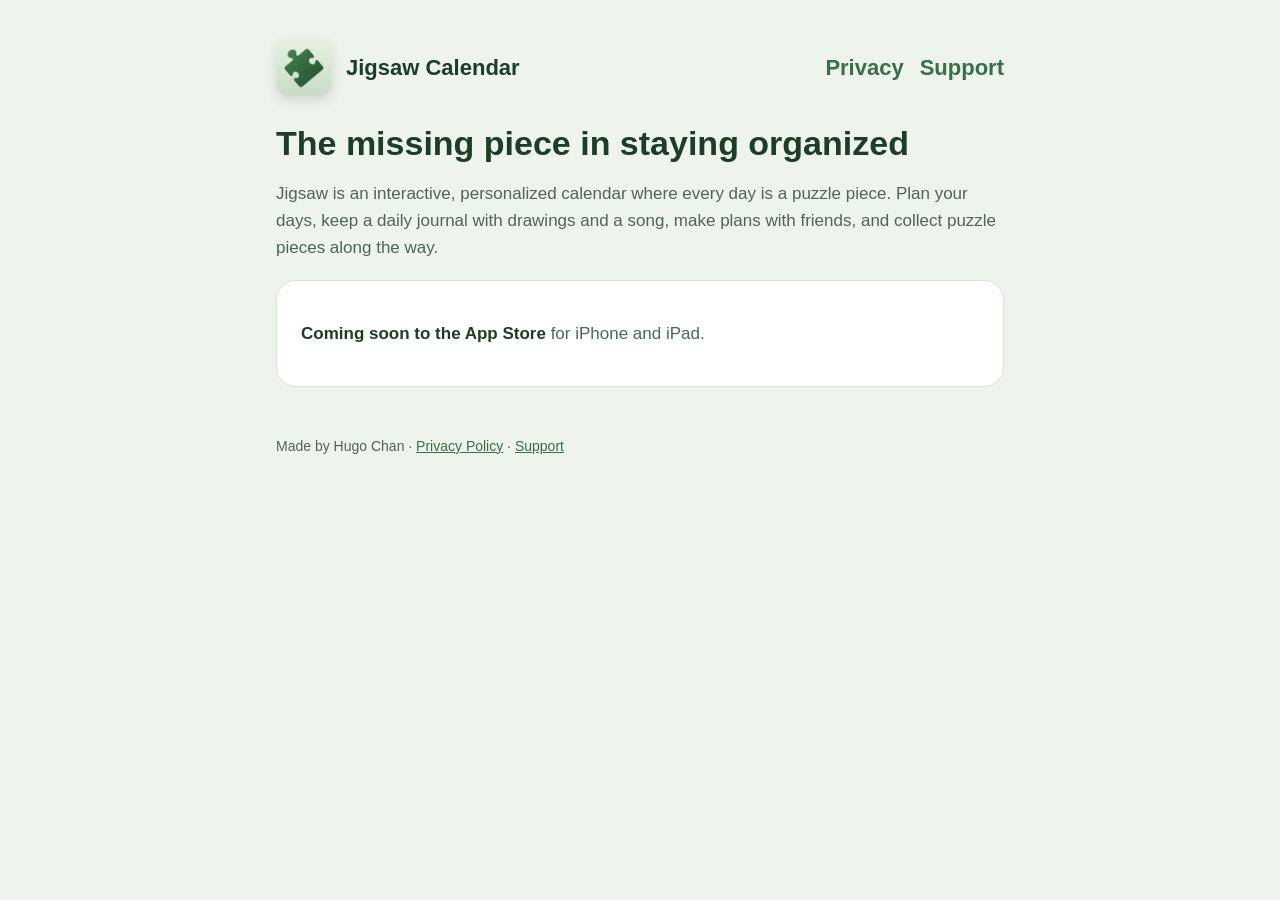
<file: index.html>
<!doctype html>
<html lang="en">
<head>
<meta charset="utf-8">
<meta name="viewport" content="width=device-width, initial-scale=1">
<title>Jigsaw Calendar</title>
<meta name="description" content="The missing piece in staying organized. An interactive, personalized calendar.">
<link rel="icon" href="icon.png">
<link rel="stylesheet" href="style.css">
</head>
<body>
<main>
<header>
  <img src="icon.png" alt="">
  <a href="index.html">Jigsaw Calendar</a>
  <nav><a href="privacy.html">Privacy</a><a href="support.html">Support</a></nav>
</header>

<h1>The missing piece in staying organized</h1>
<p>Jigsaw is an interactive, personalized calendar where every day is a puzzle piece. Plan your days, keep a daily journal with drawings and a song, make plans with friends, and collect puzzle pieces along the way.</p>

<div class="card">
  <p><strong>Coming soon to the App Store</strong> for iPhone and iPad.</p>
</div>

<footer>Made by Hugo Chan · <a href="privacy.html">Privacy Policy</a> · <a href="support.html">Support</a></footer>
</main>
</body>
</html>
</file>
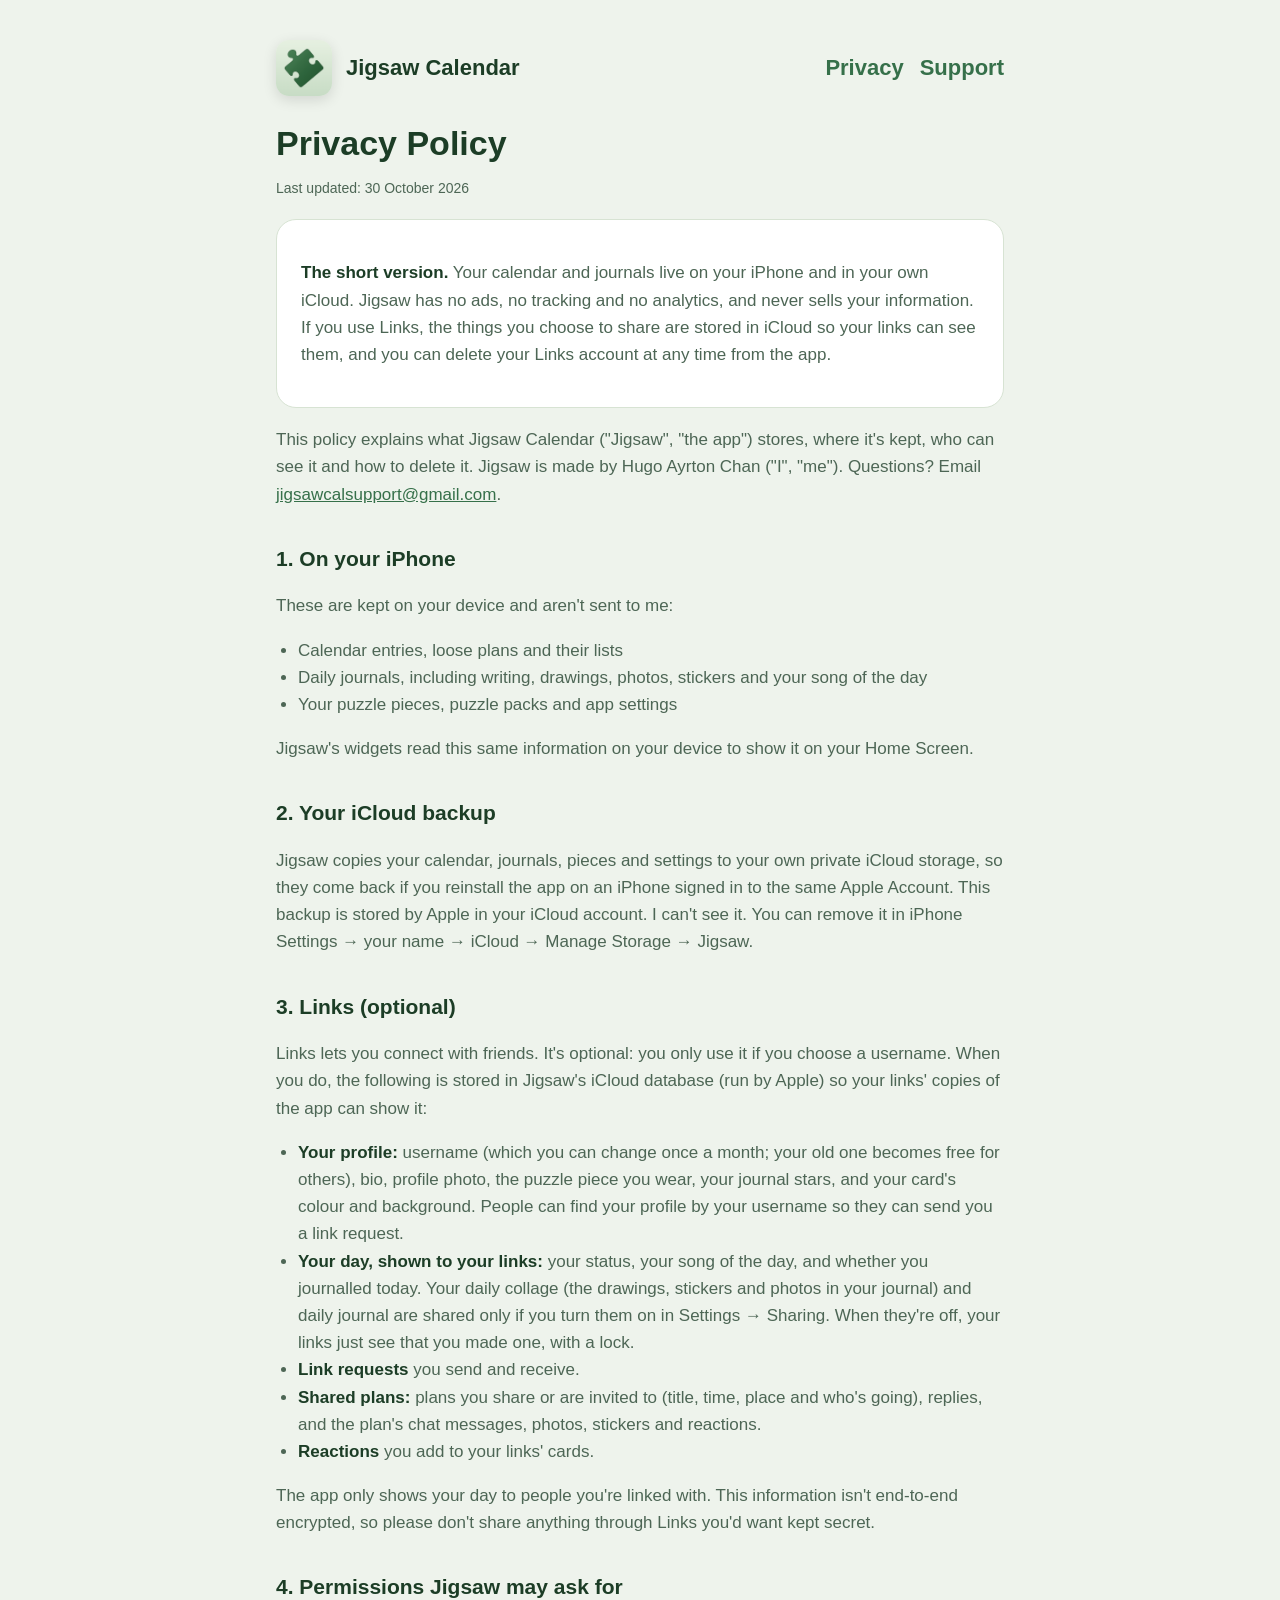
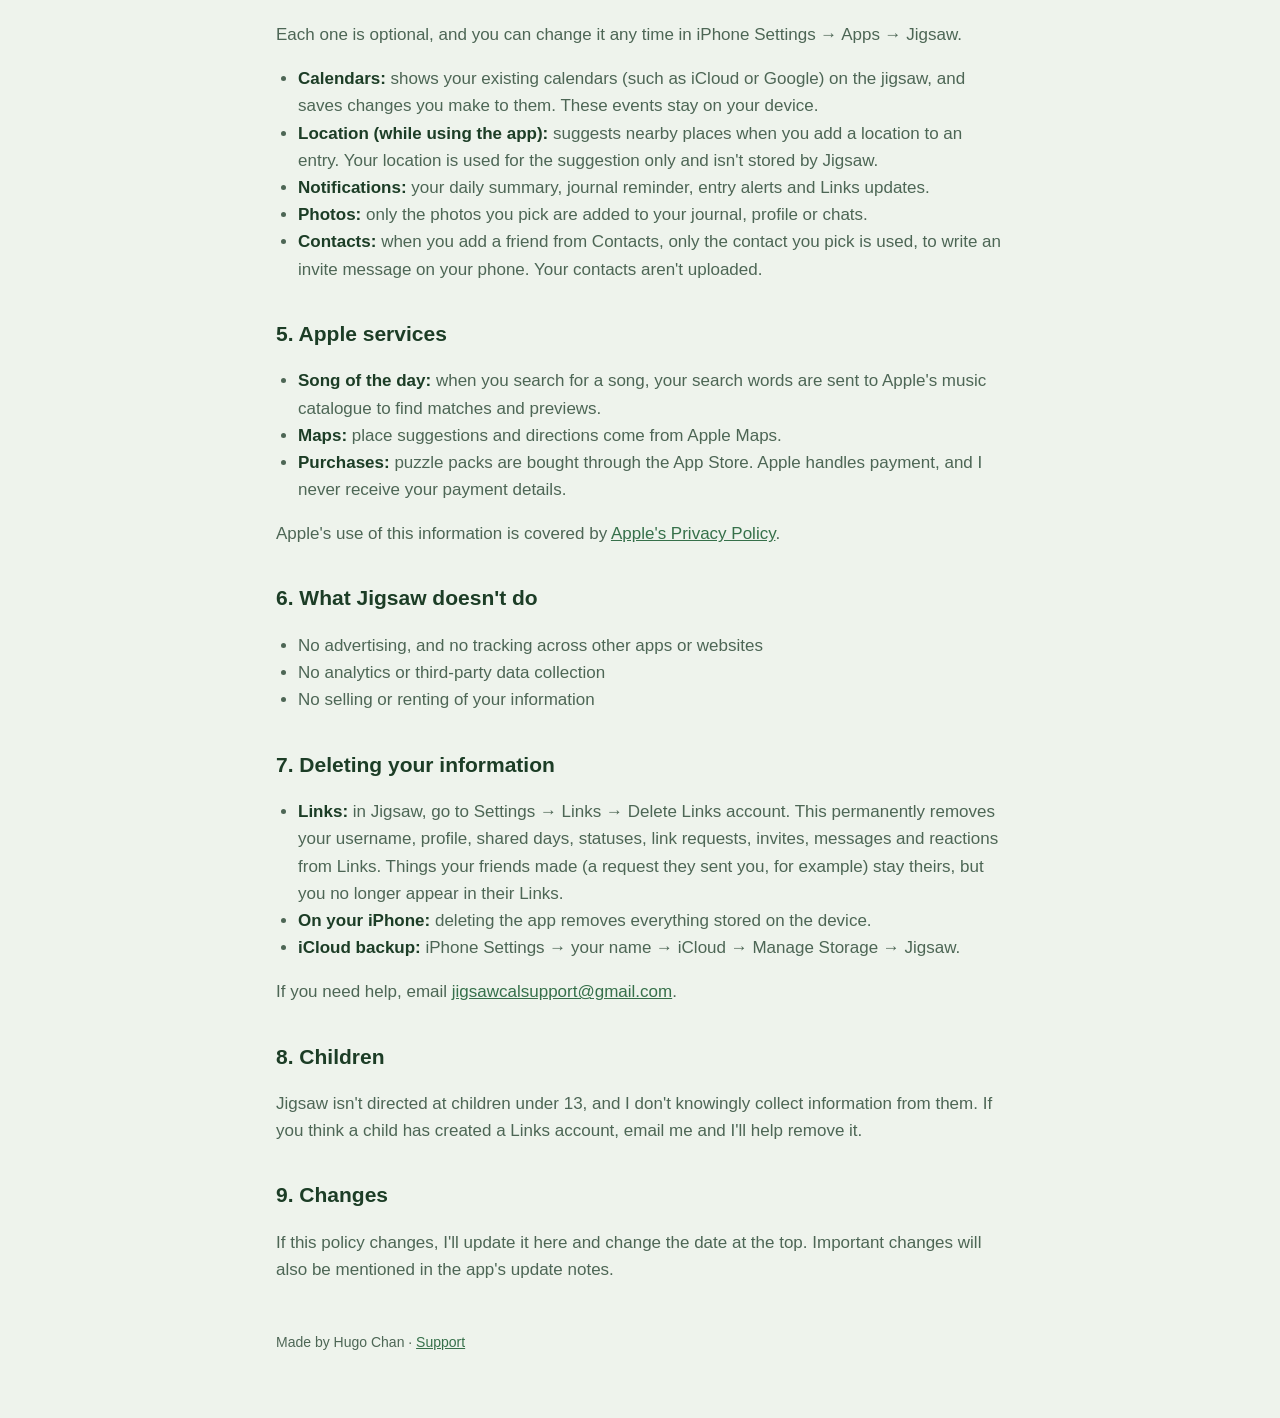
<file: privacy.html>
<!doctype html>
<html lang="en">
<head>
<meta charset="utf-8">
<meta name="viewport" content="width=device-width, initial-scale=1">
<title>Privacy Policy – Jigsaw Calendar</title>
<link rel="icon" href="icon.png">
<link rel="stylesheet" href="style.css">
</head>
<body>
<main>
<header>
  <img src="icon.png" alt="">
  <a href="index.html">Jigsaw Calendar</a>
  <nav><a href="privacy.html">Privacy</a><a href="support.html">Support</a></nav>
</header>

<h1>Privacy Policy</h1>
<p class="updated">Last updated: 30 October 2026</p>

<div class="card">
  <p><strong>The short version.</strong> Your calendar and journals live on your iPhone and in your own iCloud. Jigsaw has no ads, no tracking and no analytics, and never sells your information. If you use Links, the things you choose to share are stored in iCloud so your links can see them, and you can delete your Links account at any time from the app.</p>
</div>

<p>This policy explains what Jigsaw Calendar ("Jigsaw", "the app") stores, where it's kept, who can see it and how to delete it. Jigsaw is made by Hugo Ayrton Chan ("I", "me"). Questions? Email <a href="mailto:jigsawcalsupport@gmail.com">jigsawcalsupport@gmail.com</a>.</p>

<h2>1. On your iPhone</h2>
<p>These are kept on your device and aren't sent to me:</p>
<ul>
  <li>Calendar entries, loose plans and their lists</li>
  <li>Daily journals, including writing, drawings, photos, stickers and your song of the day</li>
  <li>Your puzzle pieces, puzzle packs and app settings</li>
</ul>
<p>Jigsaw's widgets read this same information on your device to show it on your Home Screen.</p>

<h2>2. Your iCloud backup</h2>
<p>Jigsaw copies your calendar, journals, pieces and settings to your own private iCloud storage, so they come back if you reinstall the app on an iPhone signed in to the same Apple Account. This backup is stored by Apple in your iCloud account. I can't see it. You can remove it in iPhone Settings → your name → iCloud → Manage Storage → Jigsaw.</p>

<h2>3. Links (optional)</h2>
<p>Links lets you connect with friends. It's optional: you only use it if you choose a username. When you do, the following is stored in Jigsaw's iCloud database (run by Apple) so your links' copies of the app can show it:</p>
<ul>
  <li><strong>Your profile:</strong> username (which you can change once a month; your old one becomes free for others), bio, profile photo, the puzzle piece you wear, your journal stars, and your card's colour and background. People can find your profile by your username so they can send you a link request.</li>
  <li><strong>Your day, shown to your links:</strong> your status, your song of the day, and whether you journalled today. Your daily collage (the drawings, stickers and photos in your journal) and daily journal are shared only if you turn them on in Settings → Sharing. When they're off, your links just see that you made one, with a lock.</li>
  <li><strong>Link requests</strong> you send and receive.</li>
  <li><strong>Shared plans:</strong> plans you share or are invited to (title, time, place and who's going), replies, and the plan's chat messages, photos, stickers and reactions.</li>
  <li><strong>Reactions</strong> you add to your links' cards.</li>
</ul>
<p>The app only shows your day to people you're linked with. This information isn't end-to-end encrypted, so please don't share anything through Links you'd want kept secret.</p>

<h2>4. Permissions Jigsaw may ask for</h2>
<p>Each one is optional, and you can change it any time in iPhone Settings → Apps → Jigsaw.</p>
<ul>
  <li><strong>Calendars:</strong> shows your existing calendars (such as iCloud or Google) on the jigsaw, and saves changes you make to them. These events stay on your device.</li>
  <li><strong>Location (while using the app):</strong> suggests nearby places when you add a location to an entry. Your location is used for the suggestion only and isn't stored by Jigsaw.</li>
  <li><strong>Notifications:</strong> your daily summary, journal reminder, entry alerts and Links updates.</li>
  <li><strong>Photos:</strong> only the photos you pick are added to your journal, profile or chats.</li>
  <li><strong>Contacts:</strong> when you add a friend from Contacts, only the contact you pick is used, to write an invite message on your phone. Your contacts aren't uploaded.</li>
</ul>

<h2>5. Apple services</h2>
<ul>
  <li><strong>Song of the day:</strong> when you search for a song, your search words are sent to Apple's music catalogue to find matches and previews.</li>
  <li><strong>Maps:</strong> place suggestions and directions come from Apple Maps.</li>
  <li><strong>Purchases:</strong> puzzle packs are bought through the App Store. Apple handles payment, and I never receive your payment details.</li>
</ul>
<p>Apple's use of this information is covered by <a href="https://www.apple.com/legal/privacy/">Apple's Privacy Policy</a>.</p>

<h2>6. What Jigsaw doesn't do</h2>
<ul>
  <li>No advertising, and no tracking across other apps or websites</li>
  <li>No analytics or third-party data collection</li>
  <li>No selling or renting of your information</li>
</ul>

<h2>7. Deleting your information</h2>
<ul>
  <li><strong>Links:</strong> in Jigsaw, go to Settings → Links → Delete Links account. This permanently removes your username, profile, shared days, statuses, link requests, invites, messages and reactions from Links. Things your friends made (a request they sent you, for example) stay theirs, but you no longer appear in their Links.</li>
  <li><strong>On your iPhone:</strong> deleting the app removes everything stored on the device.</li>
  <li><strong>iCloud backup:</strong> iPhone Settings → your name → iCloud → Manage Storage → Jigsaw.</li>
</ul>
<p>If you need help, email <a href="mailto:jigsawcalsupport@gmail.com">jigsawcalsupport@gmail.com</a>.</p>

<h2>8. Children</h2>
<p>Jigsaw isn't directed at children under 13, and I don't knowingly collect information from them. If you think a child has created a Links account, email me and I'll help remove it.</p>

<h2>9. Changes</h2>
<p>If this policy changes, I'll update it here and change the date at the top. Important changes will also be mentioned in the app's update notes.</p>

<footer>Made by Hugo Chan · <a href="support.html">Support</a></footer>
</main>
</body>
</html>
</file>
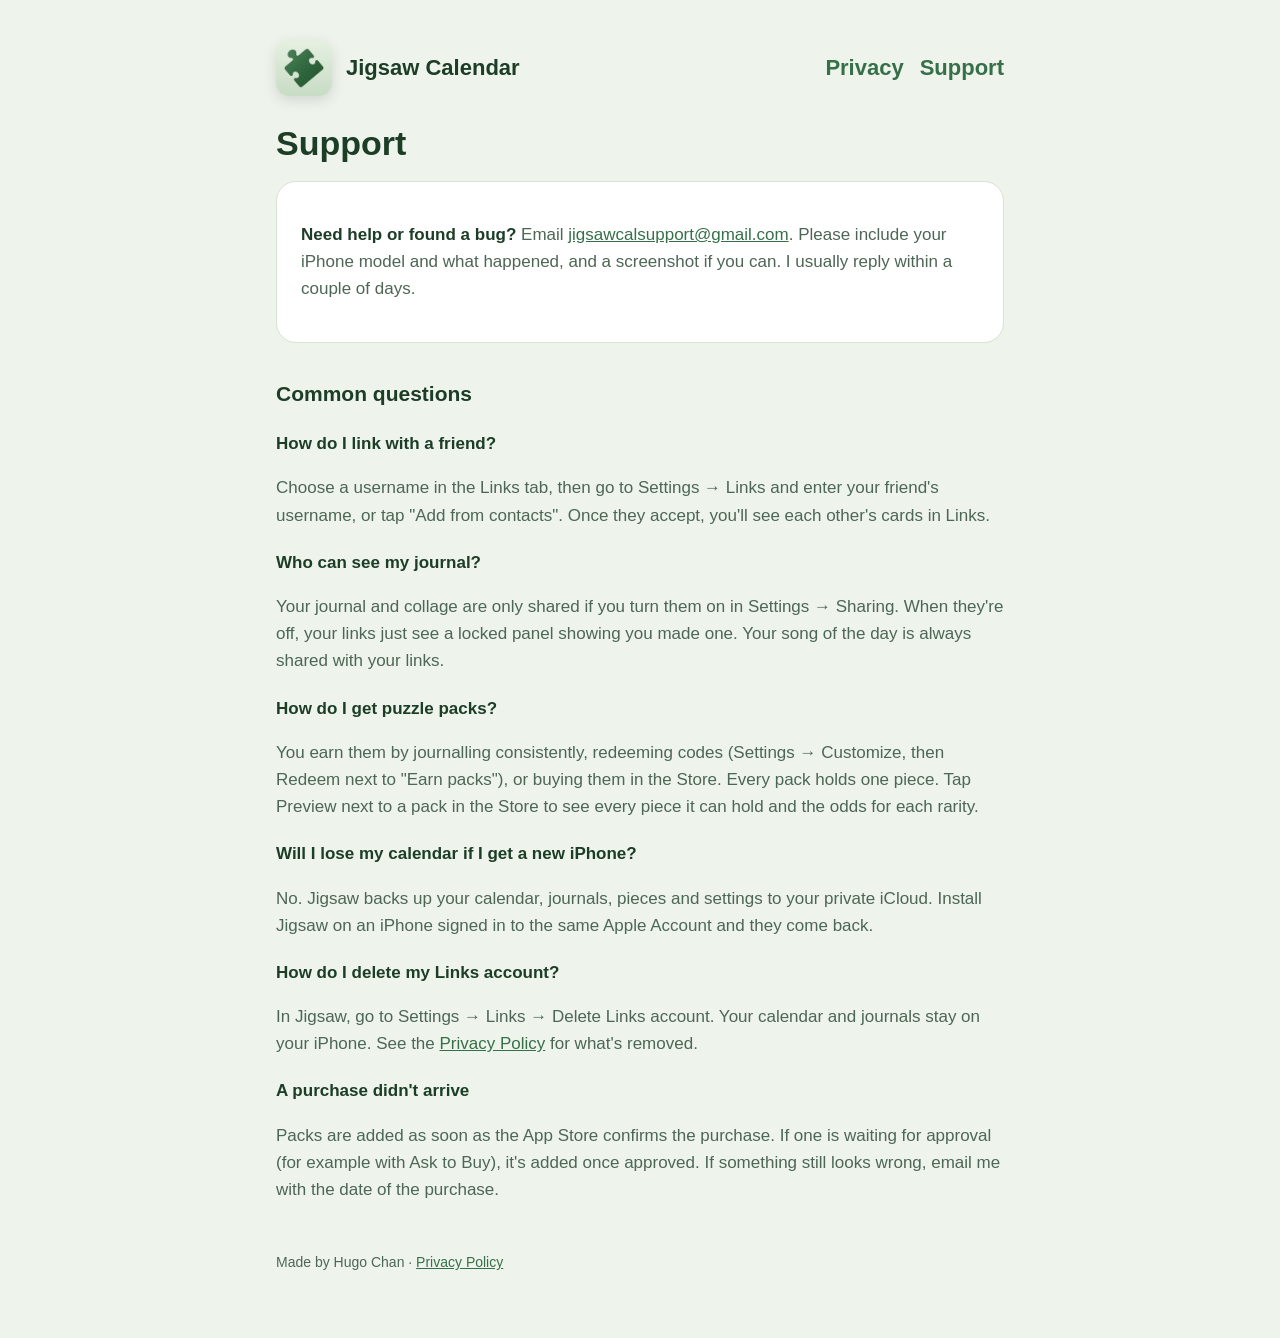
<file: support.html>
<!doctype html>
<html lang="en">
<head>
<meta charset="utf-8">
<meta name="viewport" content="width=device-width, initial-scale=1">
<title>Support – Jigsaw Calendar</title>
<link rel="icon" href="icon.png">
<link rel="stylesheet" href="style.css">
</head>
<body>
<main>
<header>
  <img src="icon.png" alt="">
  <a href="index.html">Jigsaw Calendar</a>
  <nav><a href="privacy.html">Privacy</a><a href="support.html">Support</a></nav>
</header>

<h1>Support</h1>
<div class="card">
  <p><strong>Need help or found a bug?</strong> Email <a href="mailto:jigsawcalsupport@gmail.com">jigsawcalsupport@gmail.com</a>. Please include your iPhone model and what happened, and a screenshot if you can. I usually reply within a couple of days.</p>
</div>

<h2>Common questions</h2>

<h3>How do I link with a friend?</h3>
<p>Choose a username in the Links tab, then go to Settings → Links and enter your friend's username, or tap "Add from contacts". Once they accept, you'll see each other's cards in Links.</p>

<h3>Who can see my journal?</h3>
<p>Your journal and collage are only shared if you turn them on in Settings → Sharing. When they're off, your links just see a locked panel showing you made one. Your song of the day is always shared with your links.</p>

<h3>How do I get puzzle packs?</h3>
<p>You earn them by journalling consistently, redeeming codes (Settings → Customize, then Redeem next to "Earn packs"), or buying them in the Store. Every pack holds one piece. Tap Preview next to a pack in the Store to see every piece it can hold and the odds for each rarity.</p>

<h3>Will I lose my calendar if I get a new iPhone?</h3>
<p>No. Jigsaw backs up your calendar, journals, pieces and settings to your private iCloud. Install Jigsaw on an iPhone signed in to the same Apple Account and they come back.</p>

<h3>How do I delete my Links account?</h3>
<p>In Jigsaw, go to Settings → Links → Delete Links account. Your calendar and journals stay on your iPhone. See the <a href="privacy.html">Privacy Policy</a> for what's removed.</p>

<h3>A purchase didn't arrive</h3>
<p>Packs are added as soon as the App Store confirms the purchase. If one is waiting for approval (for example with Ask to Buy), it's added once approved. If something still looks wrong, email me with the date of the purchase.</p>

<footer>Made by Hugo Chan · <a href="privacy.html">Privacy Policy</a></footer>
</main>
</body>
</html>
</file>
<file: style.css>
:root { --bg: #eef3ec; --card: #ffffff; --ink: #1c3d26; --soft: #4d6655; --accent: #36704a; --line: #d7e3d3; }
* { box-sizing: border-box; }
body { margin: 0; background: var(--bg); color: var(--ink); font: 17px/1.6 -apple-system, BlinkMacSystemFont, "SF Pro Rounded", "Segoe UI", Roboto, sans-serif; }
main { max-width: 760px; margin: 0 auto; padding: 40px 16px 64px; }
header { display: flex; flex-wrap: wrap; align-items: center; gap: 10px 14px; margin-bottom: 28px; }
header img { width: 56px; height: 56px; border-radius: 13px; box-shadow: 0 4px 14px rgba(0,0,0,.12); }
header a { color: inherit; text-decoration: none; font-weight: 800; font-size: 22px; }
nav { margin-left: auto; display: flex; gap: 16px; font-size: 15px; }
nav a { color: var(--accent); font-weight: 600; text-decoration: none; }
h1 { font-size: 34px; line-height: 1.15; margin: 0 0 6px; }
h2 { font-size: 21px; margin: 34px 0 8px; }
h3 { font-size: 17px; margin: 20px 0 4px; }
p, li { color: var(--soft); }
strong { color: var(--ink); }
a { color: var(--accent); }
.card { background: var(--card); border-radius: 20px; padding: 22px 24px; margin: 18px 0; border: 1px solid var(--line); }
.updated { font-size: 14px; color: var(--soft); margin-bottom: 20px; }
ul { padding-left: 22px; }
footer { margin-top: 48px; font-size: 14px; color: var(--soft); }
@media (max-width: 520px) { h1 { font-size: 28px; } header a { font-size: 19px; } nav { width: 100%; margin-left: 0; gap: 18px; } }
</file>
